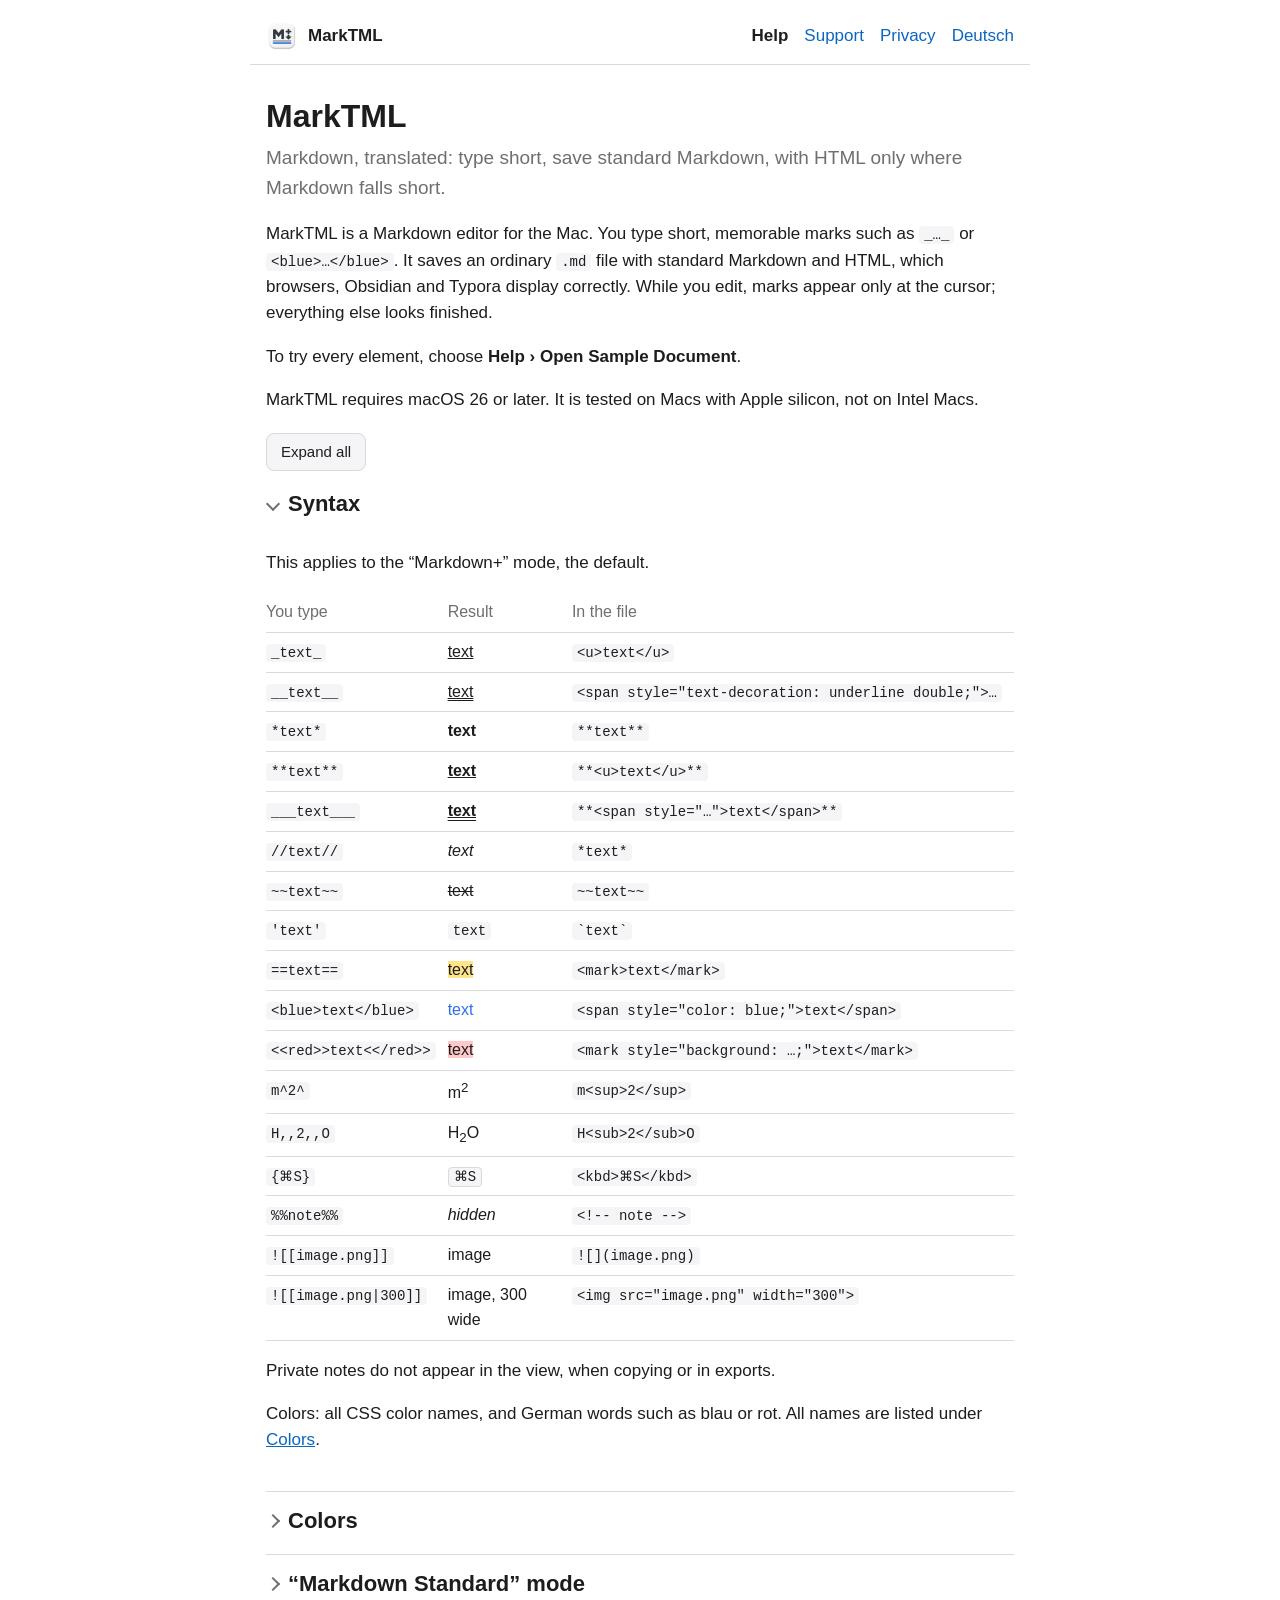
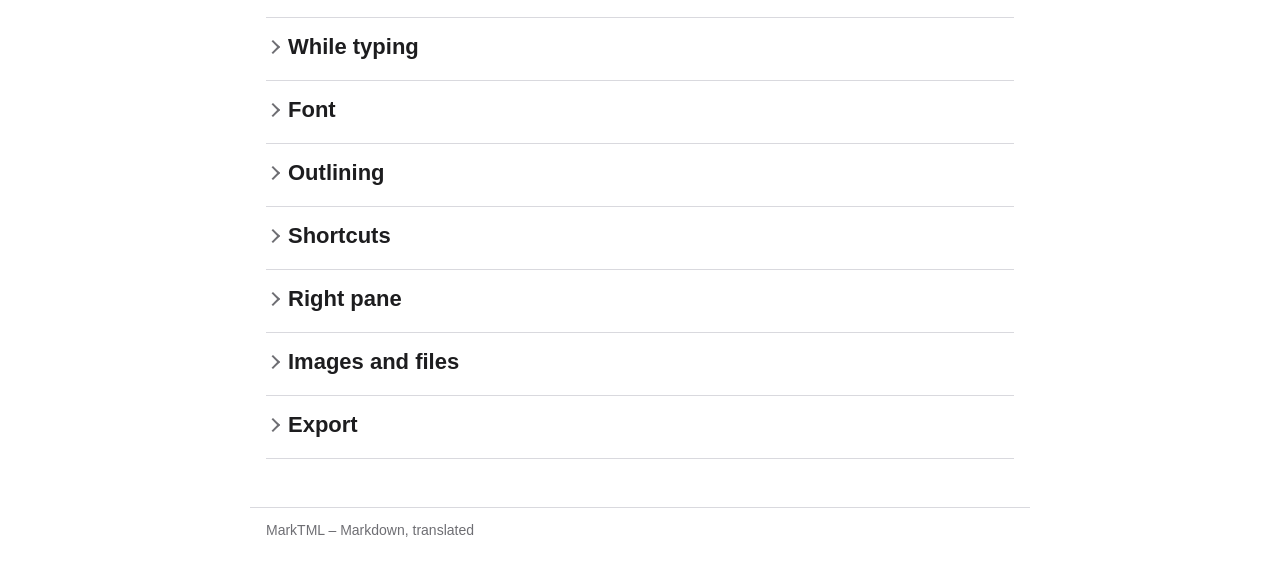
<file: index.html>
<!doctype html>
<html lang="en">
<head>
<meta charset="utf-8">
<meta name="viewport" content="width=device-width, initial-scale=1">
<title>MarkTML Help</title>
<link rel="stylesheet" href="style.css">
<link rel="icon" href="icon.png">
</head>
<body>
<header>
<a class="brand" href="index.html"><img src="icon.png" alt=""> MarkTML</a>
<nav><a href="index.html" aria-current="page">Help</a><a href="support.html">Support</a><a href="privacy.html">Privacy</a><a href="de/index.html" lang="de">Deutsch</a></nav>
</header>
<main>

<h1>MarkTML</h1>
<p class="lead">Markdown, translated: type short, save standard Markdown, with HTML only where Markdown falls short.</p>
<p>MarkTML is a Markdown editor for the Mac. You type short, memorable marks such as <code>_…_</code> or <code>&lt;blue&gt;…&lt;/blue&gt;</code>. It saves an ordinary <code>.md</code> file with standard Markdown and HTML, which browsers, Obsidian and Typora display correctly. While you edit, marks appear only at the cursor; everything else looks finished.</p>
<p>To try every element, choose <strong>Help › Open Sample Document</strong>.</p>
<p>MarkTML requires macOS 26 or later. It is tested on Macs with Apple silicon, not on Intel Macs.</p>
<p class="expand"><button type="button" id="expand-all" hidden data-open="Expand all" data-close="Collapse all">Expand all</button></p>

<details class="section" open>
<summary><h2>Syntax</h2></summary>
<p>This applies to the “Markdown+” mode, the default.</p>
<div class="table"><table><thead><tr><th>You type</th><th>Result</th><th>In the file</th></tr></thead><tbody><tr><td><code>_text_</code></td><td><u>text</u></td><td><code>&lt;u&gt;text&lt;/u&gt;</code></td></tr><tr><td><code>__text__</code></td><td><span style="text-decoration: underline double">text</span></td><td><code>&lt;span style=&quot;text-decoration: underline double;&quot;&gt;…</code></td></tr><tr><td><code>*text*</code></td><td><strong>text</strong></td><td><code>**text**</code></td></tr><tr><td><code>**text**</code></td><td><strong><u>text</u></strong></td><td><code>**&lt;u&gt;text&lt;/u&gt;**</code></td></tr><tr><td><code>___text___</code></td><td><strong><span style="text-decoration: underline double">text</span></strong></td><td><code>**&lt;span style=&quot;…&quot;&gt;text&lt;/span&gt;**</code></td></tr><tr><td><code>//text//</code></td><td><em>text</em></td><td><code>*text*</code></td></tr><tr><td><code>~~text~~</code></td><td><s>text</s></td><td><code>~~text~~</code></td></tr><tr><td><code>&#x27;text&#x27;</code></td><td><code>text</code></td><td><code>`text`</code></td></tr><tr><td><code>==text==</code></td><td><mark>text</mark></td><td><code>&lt;mark&gt;text&lt;/mark&gt;</code></td></tr><tr><td><code>&lt;blue&gt;text&lt;/blue&gt;</code></td><td><span style="color: #2f6fed">text</span></td><td><code>&lt;span style=&quot;color: blue;&quot;&gt;text&lt;/span&gt;</code></td></tr><tr><td><code>&lt;&lt;red&gt;&gt;text&lt;&lt;/red&gt;&gt;</code></td><td><mark style="background: #ffc9c9">text</mark></td><td><code>&lt;mark style=&quot;background: …;&quot;&gt;text&lt;/mark&gt;</code></td></tr><tr><td><code>m^2^</code></td><td>m<sup>2</sup></td><td><code>m&lt;sup&gt;2&lt;/sup&gt;</code></td></tr><tr><td><code>H,,2,,O</code></td><td>H<sub>2</sub>O</td><td><code>H&lt;sub&gt;2&lt;/sub&gt;O</code></td></tr><tr><td><code>{⌘S}</code></td><td><kbd>⌘S</kbd></td><td><code>&lt;kbd&gt;⌘S&lt;/kbd&gt;</code></td></tr><tr><td><code>%%note%%</code></td><td><em>hidden</em></td><td><code>&lt;!-- note --&gt;</code></td></tr><tr><td><code>![[image.png]]</code></td><td>image</td><td><code>![](image.png)</code></td></tr><tr><td><code>![[image.png|300]]</code></td><td>image, 300 wide</td><td><code>&lt;img src=&quot;image.png&quot; width=&quot;300&quot;&gt;</code></td></tr></tbody></table></div>
<p>Private notes do not appear in the view, when copying or in exports.</p>
<p>Colors: all CSS color names, and German words such as blau or rot. All names are listed under <a href="#colors">Colors</a>.</p>
</details>

<details class="section" id="colors">
<summary><h2>Colors</h2></summary>
<p>These names work for text (<code>&lt;blue&gt;…&lt;/blue&gt;</code>) and for highlights (<code>&lt;&lt;blue&gt;&gt;…&lt;&lt;/blue&gt;&gt;</code>). Each name appears in its own color; the box behind it is only there to keep it readable.</p>
<ul class="colors"><li class="on-dark" style="color:#f0f8ff">aliceblue</li><li class="on-dark" style="color:#faebd7">antiquewhite</li><li class="on-dark" style="color:#00ffff">aqua</li><li class="on-dark" style="color:#7fffd4">aquamarine</li><li class="on-dark" style="color:#f0ffff">azure</li><li class="on-dark" style="color:#f5f5dc">beige</li><li class="on-dark" style="color:#ffe4c4">bisque</li><li class="on-light" style="color:#000000">black</li><li class="on-dark" style="color:#ffebcd">blanchedalmond</li><li class="on-light" style="color:#0000ff">blue</li><li class="on-light" style="color:#8a2be2">blueviolet</li><li class="on-light" style="color:#a52a2a">brown</li><li class="on-dark" style="color:#deb887">burlywood</li><li class="on-dark" style="color:#5f9ea0">cadetblue</li><li class="on-dark" style="color:#7fff00">chartreuse</li><li class="on-dark" style="color:#d2691e">chocolate</li><li class="on-dark" style="color:#ff7f50">coral</li><li class="on-dark" style="color:#6495ed">cornflowerblue</li><li class="on-dark" style="color:#fff8dc">cornsilk</li><li class="on-light" style="color:#dc143c">crimson</li><li class="on-dark" style="color:#00ffff">cyan</li><li class="on-light" style="color:#00008b">darkblue</li><li class="on-light" style="color:#008b8b">darkcyan</li><li class="on-dark" style="color:#b8860b">darkgoldenrod</li><li class="on-dark" style="color:#a9a9a9">darkgray</li><li class="on-light" style="color:#006400">darkgreen</li><li class="on-dark" style="color:#a9a9a9">darkgrey</li><li class="on-dark" style="color:#bdb76b">darkkhaki</li><li class="on-light" style="color:#8b008b">darkmagenta</li><li class="on-light" style="color:#556b2f">darkolivegreen</li><li class="on-dark" style="color:#ff8c00">darkorange</li><li class="on-light" style="color:#9932cc">darkorchid</li><li class="on-light" style="color:#8b0000">darkred</li><li class="on-dark" style="color:#e9967a">darksalmon</li><li class="on-dark" style="color:#8fbc8f">darkseagreen</li><li class="on-light" style="color:#483d8b">darkslateblue</li><li class="on-light" style="color:#2f4f4f">darkslategray</li><li class="on-light" style="color:#2f4f4f">darkslategrey</li><li class="on-dark" style="color:#00ced1">darkturquoise</li><li class="on-light" style="color:#9400d3">darkviolet</li><li class="on-dark" style="color:#ff1493">deeppink</li><li class="on-dark" style="color:#00bfff">deepskyblue</li><li class="on-light" style="color:#696969">dimgray</li><li class="on-light" style="color:#696969">dimgrey</li><li class="on-dark" style="color:#1e90ff">dodgerblue</li><li class="on-light" style="color:#b22222">firebrick</li><li class="on-dark" style="color:#fffaf0">floralwhite</li><li class="on-light" style="color:#228b22">forestgreen</li><li class="on-dark" style="color:#ff00ff">fuchsia</li><li class="on-dark" style="color:#dcdcdc">gainsboro</li><li class="on-dark" style="color:#f8f8ff">ghostwhite</li><li class="on-dark" style="color:#ffd700">gold</li><li class="on-dark" style="color:#daa520">goldenrod</li><li class="on-dark" style="color:#808080">gray</li><li class="on-light" style="color:#008000">green</li><li class="on-dark" style="color:#adff2f">greenyellow</li><li class="on-dark" style="color:#808080">grey</li><li class="on-dark" style="color:#f0fff0">honeydew</li><li class="on-dark" style="color:#ff69b4">hotpink</li><li class="on-dark" style="color:#cd5c5c">indianred</li><li class="on-light" style="color:#4b0082">indigo</li><li class="on-dark" style="color:#fffff0">ivory</li><li class="on-dark" style="color:#f0e68c">khaki</li><li class="on-dark" style="color:#e6e6fa">lavender</li><li class="on-dark" style="color:#fff0f5">lavenderblush</li><li class="on-dark" style="color:#7cfc00">lawngreen</li><li class="on-dark" style="color:#fffacd">lemonchiffon</li><li class="on-dark" style="color:#add8e6">lightblue</li><li class="on-dark" style="color:#f08080">lightcoral</li><li class="on-dark" style="color:#e0ffff">lightcyan</li><li class="on-dark" style="color:#fafad2">lightgoldenrodyellow</li><li class="on-dark" style="color:#d3d3d3">lightgray</li><li class="on-dark" style="color:#90ee90">lightgreen</li><li class="on-dark" style="color:#d3d3d3">lightgrey</li><li class="on-dark" style="color:#ffb6c1">lightpink</li><li class="on-dark" style="color:#ffa07a">lightsalmon</li><li class="on-dark" style="color:#20b2aa">lightseagreen</li><li class="on-dark" style="color:#87cefa">lightskyblue</li><li class="on-dark" style="color:#778899">lightslategray</li><li class="on-dark" style="color:#778899">lightslategrey</li><li class="on-dark" style="color:#b0c4de">lightsteelblue</li><li class="on-dark" style="color:#ffffe0">lightyellow</li><li class="on-dark" style="color:#00ff00">lime</li><li class="on-dark" style="color:#32cd32">limegreen</li><li class="on-dark" style="color:#faf0e6">linen</li><li class="on-dark" style="color:#ff00ff">magenta</li><li class="on-light" style="color:#800000">maroon</li><li class="on-dark" style="color:#66cdaa">mediumaquamarine</li><li class="on-light" style="color:#0000cd">mediumblue</li><li class="on-dark" style="color:#ba55d3">mediumorchid</li><li class="on-dark" style="color:#9370db">mediumpurple</li><li class="on-dark" style="color:#3cb371">mediumseagreen</li><li class="on-light" style="color:#7b68ee">mediumslateblue</li><li class="on-dark" style="color:#00fa9a">mediumspringgreen</li><li class="on-dark" style="color:#48d1cc">mediumturquoise</li><li class="on-light" style="color:#c71585">mediumvioletred</li><li class="on-light" style="color:#191970">midnightblue</li><li class="on-dark" style="color:#f5fffa">mintcream</li><li class="on-dark" style="color:#ffe4e1">mistyrose</li><li class="on-dark" style="color:#ffe4b5">moccasin</li><li class="on-dark" style="color:#ffdead">navajowhite</li><li class="on-light" style="color:#000080">navy</li><li class="on-dark" style="color:#fdf5e6">oldlace</li><li class="on-light" style="color:#808000">olive</li><li class="on-dark" style="color:#6b8e23">olivedrab</li><li class="on-dark" style="color:#ffa500">orange</li><li class="on-dark" style="color:#ff4500">orangered</li><li class="on-dark" style="color:#da70d6">orchid</li><li class="on-dark" style="color:#eee8aa">palegoldenrod</li><li class="on-dark" style="color:#98fb98">palegreen</li><li class="on-dark" style="color:#afeeee">paleturquoise</li><li class="on-dark" style="color:#db7093">palevioletred</li><li class="on-dark" style="color:#ffefd5">papayawhip</li><li class="on-dark" style="color:#ffdab9">peachpuff</li><li class="on-dark" style="color:#cd853f">peru</li><li class="on-dark" style="color:#ffc0cb">pink</li><li class="on-dark" style="color:#dda0dd">plum</li><li class="on-dark" style="color:#b0e0e6">powderblue</li><li class="on-light" style="color:#800080">purple</li><li class="on-light" style="color:#663399">rebeccapurple</li><li class="on-dark" style="color:#ff0000">red</li><li class="on-dark" style="color:#bc8f8f">rosybrown</li><li class="on-light" style="color:#4169e1">royalblue</li><li class="on-light" style="color:#8b4513">saddlebrown</li><li class="on-dark" style="color:#fa8072">salmon</li><li class="on-dark" style="color:#f4a460">sandybrown</li><li class="on-light" style="color:#2e8b57">seagreen</li><li class="on-dark" style="color:#fff5ee">seashell</li><li class="on-light" style="color:#a0522d">sienna</li><li class="on-dark" style="color:#c0c0c0">silver</li><li class="on-dark" style="color:#87ceeb">skyblue</li><li class="on-light" style="color:#6a5acd">slateblue</li><li class="on-dark" style="color:#708090">slategray</li><li class="on-dark" style="color:#708090">slategrey</li><li class="on-dark" style="color:#fffafa">snow</li><li class="on-dark" style="color:#00ff7f">springgreen</li><li class="on-dark" style="color:#4682b4">steelblue</li><li class="on-dark" style="color:#d2b48c">tan</li><li class="on-light" style="color:#008080">teal</li><li class="on-dark" style="color:#d8bfd8">thistle</li><li class="on-dark" style="color:#ff6347">tomato</li><li class="on-dark" style="color:#40e0d0">turquoise</li><li class="on-dark" style="color:#ee82ee">violet</li><li class="on-dark" style="color:#f5deb3">wheat</li><li class="on-dark" style="color:#ffffff">white</li><li class="on-dark" style="color:#f5f5f5">whitesmoke</li><li class="on-dark" style="color:#ffff00">yellow</li><li class="on-dark" style="color:#9acd32">yellowgreen</li></ul>
</details>

<details class="section">
<summary><h2>“Markdown Standard” mode</h2></summary>
<p>If you prefer the usual Markdown, choose this mode in Settings. Then <code>*…*</code> and <code>_…_</code> mean italic, <code>**…**</code> and <code>__…__</code> mean bold. Underline with <kbd>⌘U</kbd>, double underline with <kbd>⌘⇧U</kbd>.</p>
</details>

<details class="section">
<summary><h2>While typing</h2></summary>
<p>MarkTML adds closing marks and brackets for you and wraps a selection. You can turn this off in Settings.</p>
<p><code>- </code> turns into a bullet at once. <kbd>⇥</kbd> and <kbd>⇧⇥</kbd> indent list lines and change the level of headings. Insert tables with the grid in the toolbar or with <strong>Format › Table…</strong></p>
</details>

<details class="section">
<summary><h2>Font</h2></summary>
<p>Choose the typeface and size in Settings. Both apply to the text on the left, headings scale with it, and code stays monospaced. The right side stays monospaced and only follows the size. Neither the file nor the export changes.</p>
</details>

<details class="section">
<summary><h2>Outlining</h2></summary>
<div class="table"><table><thead><tr><th>Keys</th><th>Action</th></tr></thead><tbody><tr><td><kbd>⌃⌘↑</kbd> <kbd>⌃⌘↓</kbd></td><td>Move a line and its sub-lines up or down</td></tr><tr><td><kbd>⌃⌘←</kbd> <kbd>⌃⌘→</kbd></td><td>Collapse or expand sub-lines; this affects the window only, not the file</td></tr></tbody></table></div>
</details>

<details class="section">
<summary><h2>Shortcuts</h2></summary>
<div class="table"><table><thead><tr><th>Keys</th><th>Action</th></tr></thead><tbody><tr><td><kbd>⇧⌘E</kbd></td><td>Switch between view and edit</td></tr><tr><td><kbd>⇧⌘B</kbd></td><td>Switch between one and two panes</td></tr><tr><td><kbd>⇧⌘H</kbd></td><td>Switch the right pane between Markdown and HTML</td></tr><tr><td><kbd>⇧⌘T</kbd></td><td>Switch the right pane between Markdown and plain text</td></tr><tr><td><kbd>⇧⌘M</kbd></td><td>Highlight the selection</td></tr><tr><td><kbd>⌘K</kbd></td><td>Insert a link</td></tr><tr><td><kbd>⌘C</kbd></td><td>Copy with formatting; plain text editors receive the saved form</td></tr></tbody></table></div>
</details>

<details class="section">
<summary><h2>Right pane</h2></summary>
<p>The right pane shows the same file in its long form. Four buttons at the top right switch between view and edit, Markdown and plain text, Markdown and HTML, and one and two panes; a blue button is on. While editing you can type on the right too: the text on the right becomes the file at once, and the left side follows a moment later.</p>
<p>When you type in one field, the other jumps so that the edited line sits at the same height on both sides.</p>
<p>With the <strong>HTML</strong> button, the pane shows the whole text as HTML, read-only. The file stays Markdown; images appear as references, private notes are left out.</p>
<p>With the <strong>Plain Text</strong> button, the pane shows the text without any formatting or marks, like the .txt export, read-only. Handy for pasting into web forms. Private notes are left out.</p>
</details>

<details class="section">
<summary><h2>Images and files</h2></summary>
<p>Images and file links are found relative to the document’s folder. Files you drag in go to the subfolder <code>Attachments</code>. MarkTML asks for access once per folder. Click a file link for Quick Look, double-click to open it.</p>
</details>

<details class="section">
<summary><h2>Export</h2></summary>
<p><strong>File › Export</strong> offers .docx, .rtf, .rtfd, .txt, .odt, PDF, HTML, .opml and OmniOutliner (.ooutline). Private notes are always left out. Images are kept in .docx, .rtfd, PDF, HTML and .ooutline; .odt and .rtf show the file name instead.</p>
</details>

</main>
<footer>MarkTML – Markdown, translated</footer>
<script src="help.js"></script>
</body>
</html>
</file>
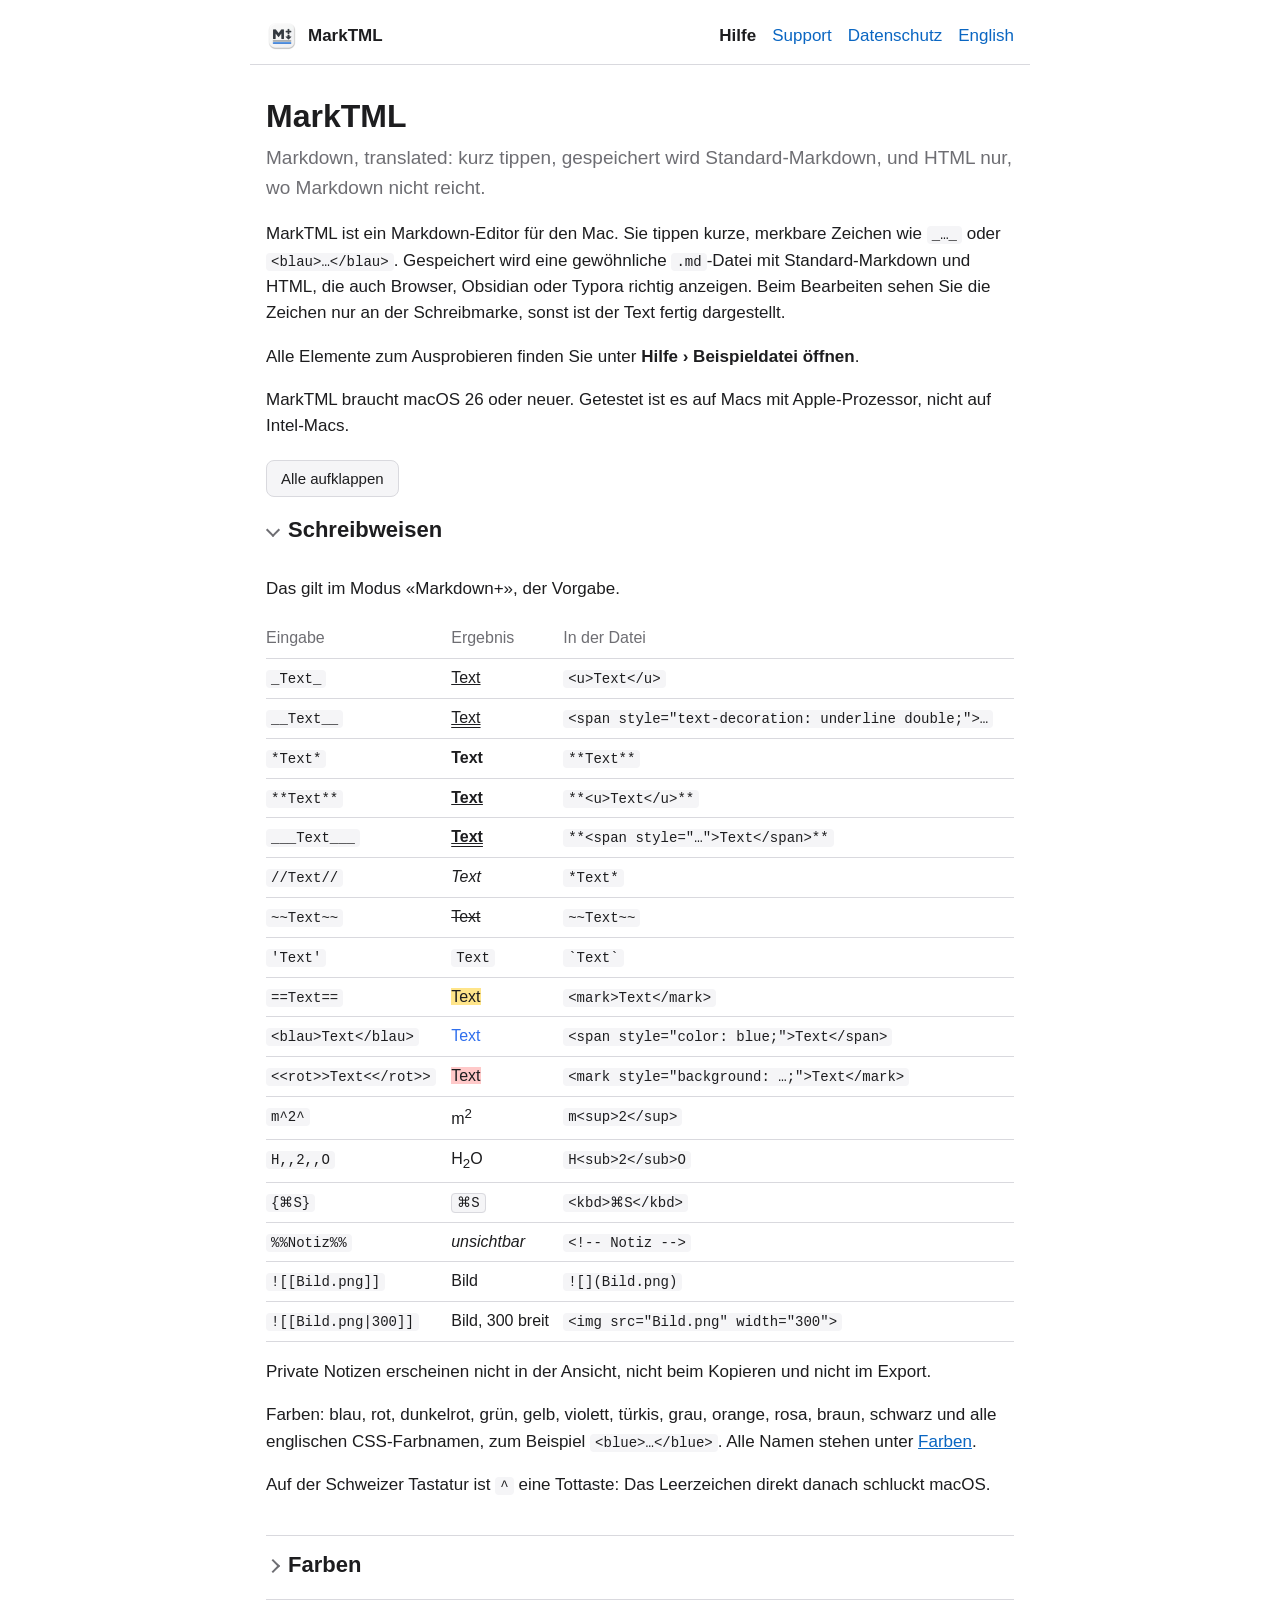
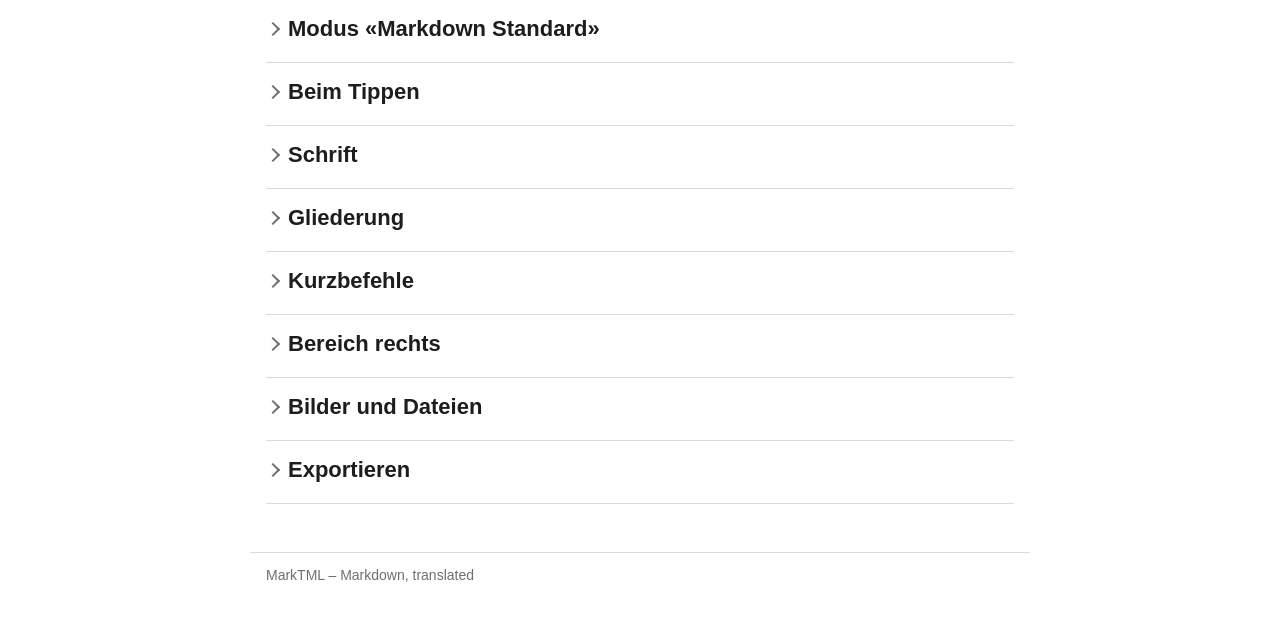
<file: de/index.html>
<!doctype html>
<html lang="de">
<head>
<meta charset="utf-8">
<meta name="viewport" content="width=device-width, initial-scale=1">
<title>MarkTML Hilfe</title>
<link rel="stylesheet" href="../style.css">
<link rel="icon" href="../icon.png">
</head>
<body>
<header>
<a class="brand" href="index.html"><img src="../icon.png" alt=""> MarkTML</a>
<nav><a href="index.html" aria-current="page">Hilfe</a><a href="support.html">Support</a><a href="datenschutz.html">Datenschutz</a><a href="../index.html" lang="en">English</a></nav>
</header>
<main>

<h1>MarkTML</h1>
<p class="lead">Markdown, translated: kurz tippen, gespeichert wird Standard-Markdown, und HTML nur, wo Markdown nicht reicht.</p>
<p>MarkTML ist ein Markdown-Editor für den Mac. Sie tippen kurze, merkbare Zeichen wie <code>_…_</code> oder <code>&lt;blau&gt;…&lt;/blau&gt;</code>. Gespeichert wird eine gewöhnliche <code>.md</code>-Datei mit Standard-Markdown und HTML, die auch Browser, Obsidian oder Typora richtig anzeigen. Beim Bearbeiten sehen Sie die Zeichen nur an der Schreibmarke, sonst ist der Text fertig dargestellt.</p>
<p>Alle Elemente zum Ausprobieren finden Sie unter <strong>Hilfe › Beispieldatei öffnen</strong>.</p>
<p>MarkTML braucht macOS 26 oder neuer. Getestet ist es auf Macs mit Apple-Prozessor, nicht auf Intel-Macs.</p>
<p class="expand"><button type="button" id="expand-all" hidden data-open="Alle aufklappen" data-close="Alle zuklappen">Alle aufklappen</button></p>

<details class="section" open>
<summary><h2>Schreibweisen</h2></summary>
<p>Das gilt im Modus «Markdown+», der Vorgabe.</p>
<div class="table"><table><thead><tr><th>Eingabe</th><th>Ergebnis</th><th>In der Datei</th></tr></thead><tbody><tr><td><code>_Text_</code></td><td><u>Text</u></td><td><code>&lt;u&gt;Text&lt;/u&gt;</code></td></tr><tr><td><code>__Text__</code></td><td><span style="text-decoration: underline double">Text</span></td><td><code>&lt;span style=&quot;text-decoration: underline double;&quot;&gt;…</code></td></tr><tr><td><code>*Text*</code></td><td><strong>Text</strong></td><td><code>**Text**</code></td></tr><tr><td><code>**Text**</code></td><td><strong><u>Text</u></strong></td><td><code>**&lt;u&gt;Text&lt;/u&gt;**</code></td></tr><tr><td><code>___Text___</code></td><td><strong><span style="text-decoration: underline double">Text</span></strong></td><td><code>**&lt;span style=&quot;…&quot;&gt;Text&lt;/span&gt;**</code></td></tr><tr><td><code>//Text//</code></td><td><em>Text</em></td><td><code>*Text*</code></td></tr><tr><td><code>~~Text~~</code></td><td><s>Text</s></td><td><code>~~Text~~</code></td></tr><tr><td><code>&#x27;Text&#x27;</code></td><td><code>Text</code></td><td><code>`Text`</code></td></tr><tr><td><code>==Text==</code></td><td><mark>Text</mark></td><td><code>&lt;mark&gt;Text&lt;/mark&gt;</code></td></tr><tr><td><code>&lt;blau&gt;Text&lt;/blau&gt;</code></td><td><span style="color: #2f6fed">Text</span></td><td><code>&lt;span style=&quot;color: blue;&quot;&gt;Text&lt;/span&gt;</code></td></tr><tr><td><code>&lt;&lt;rot&gt;&gt;Text&lt;&lt;/rot&gt;&gt;</code></td><td><mark style="background: #ffc9c9">Text</mark></td><td><code>&lt;mark style=&quot;background: …;&quot;&gt;Text&lt;/mark&gt;</code></td></tr><tr><td><code>m^2^</code></td><td>m<sup>2</sup></td><td><code>m&lt;sup&gt;2&lt;/sup&gt;</code></td></tr><tr><td><code>H,,2,,O</code></td><td>H<sub>2</sub>O</td><td><code>H&lt;sub&gt;2&lt;/sub&gt;O</code></td></tr><tr><td><code>{⌘S}</code></td><td><kbd>⌘S</kbd></td><td><code>&lt;kbd&gt;⌘S&lt;/kbd&gt;</code></td></tr><tr><td><code>%%Notiz%%</code></td><td><em>unsichtbar</em></td><td><code>&lt;!-- Notiz --&gt;</code></td></tr><tr><td><code>![[Bild.png]]</code></td><td>Bild</td><td><code>![](Bild.png)</code></td></tr><tr><td><code>![[Bild.png|300]]</code></td><td>Bild, 300 breit</td><td><code>&lt;img src=&quot;Bild.png&quot; width=&quot;300&quot;&gt;</code></td></tr></tbody></table></div>
<p>Private Notizen erscheinen nicht in der Ansicht, nicht beim Kopieren und nicht im Export.</p>
<p>Farben: blau, rot, dunkelrot, grün, gelb, violett, türkis, grau, orange, rosa, braun, schwarz und alle englischen CSS-Farbnamen, zum Beispiel <code>&lt;blue&gt;…&lt;/blue&gt;</code>. Alle Namen stehen unter <a href="#farben">Farben</a>.</p>
<p>Auf der Schweizer Tastatur ist <code>^</code> eine Tottaste: Das Leerzeichen direkt danach schluckt macOS.</p>
</details>

<details class="section" id="farben">
<summary><h2>Farben</h2></summary>
<p>Diese Namen gelten für Text (<code>&lt;blau&gt;…&lt;/blau&gt;</code>) und für Hervorhebungen (<code>&lt;&lt;blau&gt;&gt;…&lt;&lt;/blau&gt;&gt;</code>). Jeder Name steht in seiner Farbe, das Feld dahinter sorgt nur für die Lesbarkeit.</p>
<h3>Deutsche Namen</h3>
<ul class="colors"><li class="on-light" style="color:#0000ff">blau</li><li class="on-dark" style="color:#ff0000">rot</li><li class="on-light" style="color:#8b0000">dunkelrot</li><li class="on-light" style="color:#008000">grün</li><li class="on-dark" style="color:#ffd700">gelb</li><li class="on-light" style="color:#800080">violett</li><li class="on-dark" style="color:#40e0d0">türkis</li><li class="on-dark" style="color:#808080">grau</li><li class="on-dark" style="color:#ffa500">orange</li><li class="on-dark" style="color:#ffc0cb">rosa</li><li class="on-light" style="color:#a52a2a">braun</li><li class="on-light" style="color:#000000">schwarz</li></ul>
<h3>Englische Namen (CSS)</h3>
<ul class="colors"><li class="on-dark" style="color:#f0f8ff">aliceblue</li><li class="on-dark" style="color:#faebd7">antiquewhite</li><li class="on-dark" style="color:#00ffff">aqua</li><li class="on-dark" style="color:#7fffd4">aquamarine</li><li class="on-dark" style="color:#f0ffff">azure</li><li class="on-dark" style="color:#f5f5dc">beige</li><li class="on-dark" style="color:#ffe4c4">bisque</li><li class="on-light" style="color:#000000">black</li><li class="on-dark" style="color:#ffebcd">blanchedalmond</li><li class="on-light" style="color:#0000ff">blue</li><li class="on-light" style="color:#8a2be2">blueviolet</li><li class="on-light" style="color:#a52a2a">brown</li><li class="on-dark" style="color:#deb887">burlywood</li><li class="on-dark" style="color:#5f9ea0">cadetblue</li><li class="on-dark" style="color:#7fff00">chartreuse</li><li class="on-dark" style="color:#d2691e">chocolate</li><li class="on-dark" style="color:#ff7f50">coral</li><li class="on-dark" style="color:#6495ed">cornflowerblue</li><li class="on-dark" style="color:#fff8dc">cornsilk</li><li class="on-light" style="color:#dc143c">crimson</li><li class="on-dark" style="color:#00ffff">cyan</li><li class="on-light" style="color:#00008b">darkblue</li><li class="on-light" style="color:#008b8b">darkcyan</li><li class="on-dark" style="color:#b8860b">darkgoldenrod</li><li class="on-dark" style="color:#a9a9a9">darkgray</li><li class="on-light" style="color:#006400">darkgreen</li><li class="on-dark" style="color:#a9a9a9">darkgrey</li><li class="on-dark" style="color:#bdb76b">darkkhaki</li><li class="on-light" style="color:#8b008b">darkmagenta</li><li class="on-light" style="color:#556b2f">darkolivegreen</li><li class="on-dark" style="color:#ff8c00">darkorange</li><li class="on-light" style="color:#9932cc">darkorchid</li><li class="on-light" style="color:#8b0000">darkred</li><li class="on-dark" style="color:#e9967a">darksalmon</li><li class="on-dark" style="color:#8fbc8f">darkseagreen</li><li class="on-light" style="color:#483d8b">darkslateblue</li><li class="on-light" style="color:#2f4f4f">darkslategray</li><li class="on-light" style="color:#2f4f4f">darkslategrey</li><li class="on-dark" style="color:#00ced1">darkturquoise</li><li class="on-light" style="color:#9400d3">darkviolet</li><li class="on-dark" style="color:#ff1493">deeppink</li><li class="on-dark" style="color:#00bfff">deepskyblue</li><li class="on-light" style="color:#696969">dimgray</li><li class="on-light" style="color:#696969">dimgrey</li><li class="on-dark" style="color:#1e90ff">dodgerblue</li><li class="on-light" style="color:#b22222">firebrick</li><li class="on-dark" style="color:#fffaf0">floralwhite</li><li class="on-light" style="color:#228b22">forestgreen</li><li class="on-dark" style="color:#ff00ff">fuchsia</li><li class="on-dark" style="color:#dcdcdc">gainsboro</li><li class="on-dark" style="color:#f8f8ff">ghostwhite</li><li class="on-dark" style="color:#ffd700">gold</li><li class="on-dark" style="color:#daa520">goldenrod</li><li class="on-dark" style="color:#808080">gray</li><li class="on-light" style="color:#008000">green</li><li class="on-dark" style="color:#adff2f">greenyellow</li><li class="on-dark" style="color:#808080">grey</li><li class="on-dark" style="color:#f0fff0">honeydew</li><li class="on-dark" style="color:#ff69b4">hotpink</li><li class="on-dark" style="color:#cd5c5c">indianred</li><li class="on-light" style="color:#4b0082">indigo</li><li class="on-dark" style="color:#fffff0">ivory</li><li class="on-dark" style="color:#f0e68c">khaki</li><li class="on-dark" style="color:#e6e6fa">lavender</li><li class="on-dark" style="color:#fff0f5">lavenderblush</li><li class="on-dark" style="color:#7cfc00">lawngreen</li><li class="on-dark" style="color:#fffacd">lemonchiffon</li><li class="on-dark" style="color:#add8e6">lightblue</li><li class="on-dark" style="color:#f08080">lightcoral</li><li class="on-dark" style="color:#e0ffff">lightcyan</li><li class="on-dark" style="color:#fafad2">lightgoldenrodyellow</li><li class="on-dark" style="color:#d3d3d3">lightgray</li><li class="on-dark" style="color:#90ee90">lightgreen</li><li class="on-dark" style="color:#d3d3d3">lightgrey</li><li class="on-dark" style="color:#ffb6c1">lightpink</li><li class="on-dark" style="color:#ffa07a">lightsalmon</li><li class="on-dark" style="color:#20b2aa">lightseagreen</li><li class="on-dark" style="color:#87cefa">lightskyblue</li><li class="on-dark" style="color:#778899">lightslategray</li><li class="on-dark" style="color:#778899">lightslategrey</li><li class="on-dark" style="color:#b0c4de">lightsteelblue</li><li class="on-dark" style="color:#ffffe0">lightyellow</li><li class="on-dark" style="color:#00ff00">lime</li><li class="on-dark" style="color:#32cd32">limegreen</li><li class="on-dark" style="color:#faf0e6">linen</li><li class="on-dark" style="color:#ff00ff">magenta</li><li class="on-light" style="color:#800000">maroon</li><li class="on-dark" style="color:#66cdaa">mediumaquamarine</li><li class="on-light" style="color:#0000cd">mediumblue</li><li class="on-dark" style="color:#ba55d3">mediumorchid</li><li class="on-dark" style="color:#9370db">mediumpurple</li><li class="on-dark" style="color:#3cb371">mediumseagreen</li><li class="on-light" style="color:#7b68ee">mediumslateblue</li><li class="on-dark" style="color:#00fa9a">mediumspringgreen</li><li class="on-dark" style="color:#48d1cc">mediumturquoise</li><li class="on-light" style="color:#c71585">mediumvioletred</li><li class="on-light" style="color:#191970">midnightblue</li><li class="on-dark" style="color:#f5fffa">mintcream</li><li class="on-dark" style="color:#ffe4e1">mistyrose</li><li class="on-dark" style="color:#ffe4b5">moccasin</li><li class="on-dark" style="color:#ffdead">navajowhite</li><li class="on-light" style="color:#000080">navy</li><li class="on-dark" style="color:#fdf5e6">oldlace</li><li class="on-light" style="color:#808000">olive</li><li class="on-dark" style="color:#6b8e23">olivedrab</li><li class="on-dark" style="color:#ffa500">orange</li><li class="on-dark" style="color:#ff4500">orangered</li><li class="on-dark" style="color:#da70d6">orchid</li><li class="on-dark" style="color:#eee8aa">palegoldenrod</li><li class="on-dark" style="color:#98fb98">palegreen</li><li class="on-dark" style="color:#afeeee">paleturquoise</li><li class="on-dark" style="color:#db7093">palevioletred</li><li class="on-dark" style="color:#ffefd5">papayawhip</li><li class="on-dark" style="color:#ffdab9">peachpuff</li><li class="on-dark" style="color:#cd853f">peru</li><li class="on-dark" style="color:#ffc0cb">pink</li><li class="on-dark" style="color:#dda0dd">plum</li><li class="on-dark" style="color:#b0e0e6">powderblue</li><li class="on-light" style="color:#800080">purple</li><li class="on-light" style="color:#663399">rebeccapurple</li><li class="on-dark" style="color:#ff0000">red</li><li class="on-dark" style="color:#bc8f8f">rosybrown</li><li class="on-light" style="color:#4169e1">royalblue</li><li class="on-light" style="color:#8b4513">saddlebrown</li><li class="on-dark" style="color:#fa8072">salmon</li><li class="on-dark" style="color:#f4a460">sandybrown</li><li class="on-light" style="color:#2e8b57">seagreen</li><li class="on-dark" style="color:#fff5ee">seashell</li><li class="on-light" style="color:#a0522d">sienna</li><li class="on-dark" style="color:#c0c0c0">silver</li><li class="on-dark" style="color:#87ceeb">skyblue</li><li class="on-light" style="color:#6a5acd">slateblue</li><li class="on-dark" style="color:#708090">slategray</li><li class="on-dark" style="color:#708090">slategrey</li><li class="on-dark" style="color:#fffafa">snow</li><li class="on-dark" style="color:#00ff7f">springgreen</li><li class="on-dark" style="color:#4682b4">steelblue</li><li class="on-dark" style="color:#d2b48c">tan</li><li class="on-light" style="color:#008080">teal</li><li class="on-dark" style="color:#d8bfd8">thistle</li><li class="on-dark" style="color:#ff6347">tomato</li><li class="on-dark" style="color:#40e0d0">turquoise</li><li class="on-dark" style="color:#ee82ee">violet</li><li class="on-dark" style="color:#f5deb3">wheat</li><li class="on-dark" style="color:#ffffff">white</li><li class="on-dark" style="color:#f5f5f5">whitesmoke</li><li class="on-dark" style="color:#ffff00">yellow</li><li class="on-dark" style="color:#9acd32">yellowgreen</li></ul>
</details>

<details class="section">
<summary><h2>Modus «Markdown Standard»</h2></summary>
<p>Wer gewohntes Markdown tippen will, wählt in den Einstellungen diesen Modus. Dann gilt <code>*…*</code> und <code>_…_</code> für kursiv, <code>**…**</code> und <code>__…__</code> für fett. Unterstrichen geht mit <kbd>⌘U</kbd>, doppelt unterstrichen mit <kbd>⌘⇧U</kbd>.</p>
</details>

<details class="section">
<summary><h2>Beim Tippen</h2></summary>
<p>Schliessende Zeichen und Klammern ergänzt MarkTML von selbst, und eine Auswahl wird umschlossen. Wer das nicht mag, schaltet «Markdown automatisch ergänzen» in den Einstellungen aus.</p>
<p>Aus <code>- </code> wird sofort ein Aufzählungspunkt. <kbd>⇥</kbd> und <kbd>⇧⇥</kbd> rücken Listenzeilen ein und aus und ändern die Stufe von Titeln. Tabellen fügen Sie über das Raster in der Symbolleiste oder mit <strong>Format › Tabelle …</strong> ein.</p>
</details>

<details class="section">
<summary><h2>Schrift</h2></summary>
<p>In den Einstellungen wählen Sie Schriftart und Grösse. Beides gilt für den Text links, Titel wachsen mit, Code bleibt in Festbreitenschrift. Rechts bleibt die Festbreitenschrift, nur die Grösse folgt. Die Datei und der Export ändern sich dadurch nicht.</p>
</details>

<details class="section">
<summary><h2>Gliederung</h2></summary>
<div class="table"><table><thead><tr><th>Tasten</th><th>Wirkung</th></tr></thead><tbody><tr><td><kbd>⌃⌘↑</kbd> <kbd>⌃⌘↓</kbd></td><td>Zeile samt Unterzeilen nach oben oder unten verschieben</td></tr><tr><td><kbd>⌃⌘←</kbd> <kbd>⌃⌘→</kbd></td><td>Unterzeilen ein- und ausklappen; das gilt nur im Fenster, nicht in der Datei</td></tr></tbody></table></div>
</details>

<details class="section">
<summary><h2>Kurzbefehle</h2></summary>
<div class="table"><table><thead><tr><th>Tasten</th><th>Wirkung</th></tr></thead><tbody><tr><td><kbd>⇧⌘E</kbd></td><td>zwischen Ansicht und Bearbeiten wechseln</td></tr><tr><td><kbd>⇧⌘B</kbd></td><td>zwischen einem und zwei Fenstern wechseln</td></tr><tr><td><kbd>⇧⌘H</kbd></td><td>rechts zwischen Markdown und HTML wechseln</td></tr><tr><td><kbd>⇧⌘T</kbd></td><td>rechts zwischen Markdown und reinem Text wechseln</td></tr><tr><td><kbd>⇧⌘M</kbd></td><td>Auswahl hervorheben</td></tr><tr><td><kbd>⌘K</kbd></td><td>Link einfügen</td></tr><tr><td><kbd>⌘C</kbd></td><td>formatiert kopieren; reine Texteditoren erhalten die gespeicherte Fassung</td></tr></tbody></table></div>
</details>

<details class="section">
<summary><h2>Bereich rechts</h2></summary>
<p>Rechts steht dieselbe Datei in der langen Form. Oben rechts wechseln vier Knöpfe zwischen Ansicht und Bearbeiten, Markdown und reinem Text, Markdown und HTML sowie einem und zwei Fenstern; ein blauer Knopf ist eingeschaltet. Beim Bearbeiten können Sie auch rechts tippen: Der Text rechts ist dann sofort die Datei, links folgt er nach einem kurzen Moment.</p>
<p>Tippen Sie in einem der beiden Felder, springt das andere so, dass die bearbeitete Zeile auf beiden Seiten auf gleicher Höhe steht.</p>
<p>Mit dem Knopf <strong>HTML</strong> zeigt der Bereich den ganzen Text als HTML, nur zum Lesen. Die Datei bleibt Markdown; Bilder erscheinen als Verweis, private Notizen fehlen.</p>
<p>Mit dem Knopf <strong>Reiner Text</strong> zeigt der Bereich den Text ohne Formatierung und ohne Zeichen, wie beim Export als .txt, nur zum Lesen. Praktisch zum Einfügen in Webformulare. Private Notizen fehlen.</p>
</details>

<details class="section">
<summary><h2>Bilder und Dateien</h2></summary>
<p>Bilder und Dateilinks werden relativ zum Ordner der Datei gefunden. Hineingezogene Dateien kommen in den Unterordner <code>Anhaenge</code>. MarkTML fragt einmal pro Ordner um Zugriff. Ein Klick auf einen Dateilink zeigt die Übersicht, ein Doppelklick öffnet die Datei.</p>
</details>

<details class="section">
<summary><h2>Exportieren</h2></summary>
<p>Unter <strong>Ablage › Exportieren</strong> gibt es .docx, .rtf, .rtfd, .txt, .odt, PDF, HTML, .opml und OmniOutliner (.ooutline). Private Notizen fallen überall weg. Bilder bleiben in .docx, .rtfd, PDF, HTML und .ooutline erhalten; .odt und .rtf zeigen stattdessen den Dateinamen.</p>
</details>

</main>
<footer>MarkTML – Markdown, translated</footer>
<script src="../help.js"></script>
</body>
</html>
</file>
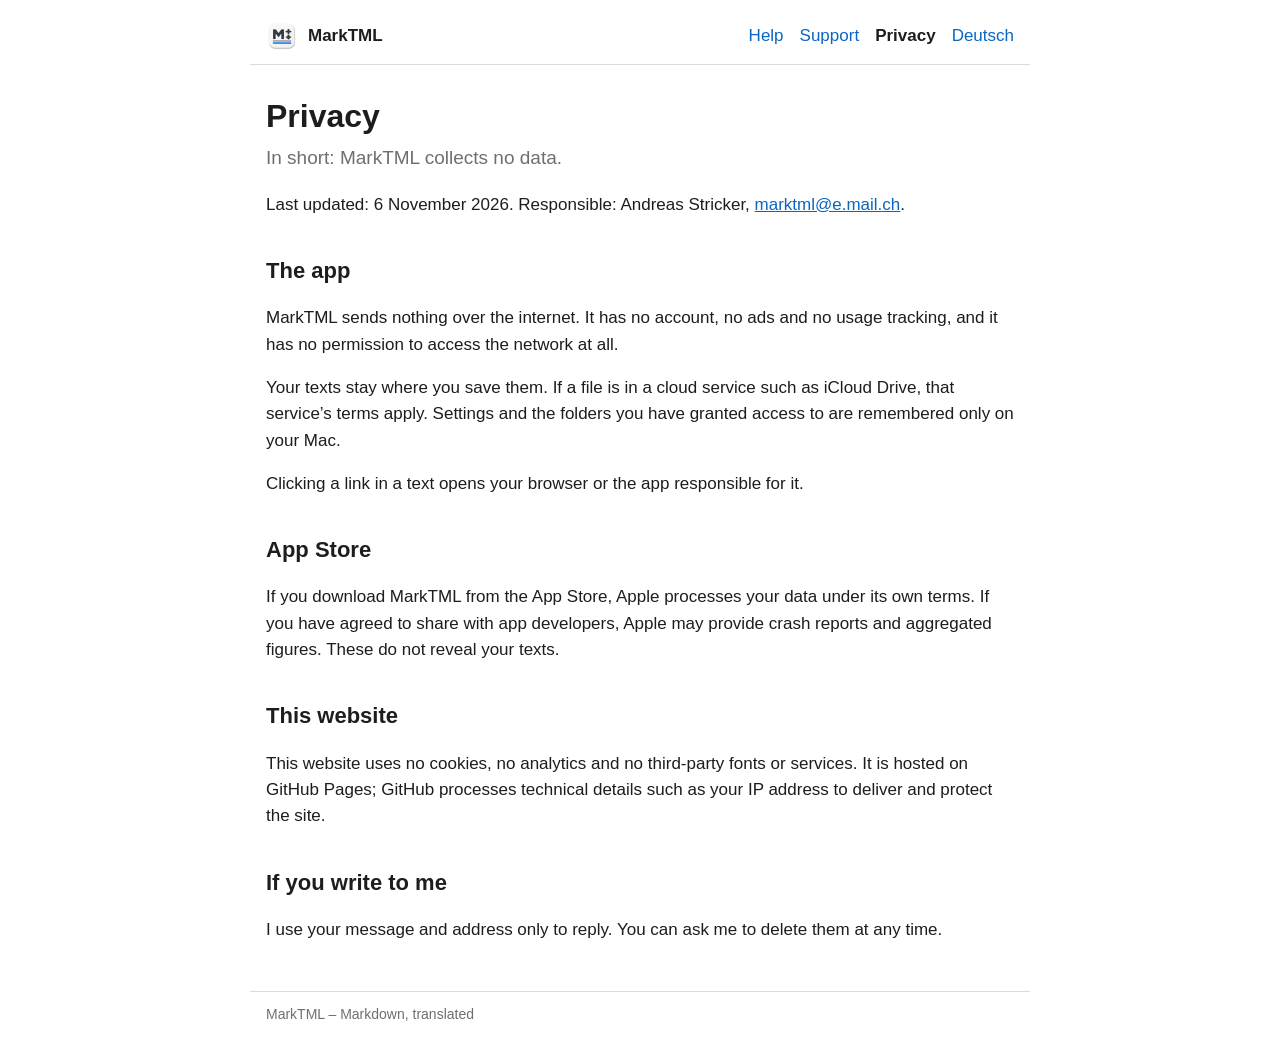
<file: privacy.html>
<!doctype html>
<html lang="en">
<head>
<meta charset="utf-8">
<meta name="viewport" content="width=device-width, initial-scale=1">
<title>MarkTML Privacy</title>
<link rel="stylesheet" href="style.css">
<link rel="icon" href="icon.png">
</head>
<body>
<header>
<a class="brand" href="index.html"><img src="icon.png" alt=""> MarkTML</a>
<nav><a href="index.html">Help</a><a href="support.html">Support</a><a href="privacy.html" aria-current="page">Privacy</a><a href="de/datenschutz.html" lang="de">Deutsch</a></nav>
</header>
<main>

<h1>Privacy</h1>
<p class="lead">In short: MarkTML collects no data.</p>
<p>Last updated: 6 November 2026. Responsible: Andreas Stricker, <a href="mailto:marktml@e.mail.ch">marktml@e.mail.ch</a>.</p>
<h2>The app</h2>
<p>MarkTML sends nothing over the internet. It has no account, no ads and no usage tracking, and it has no permission to access the network at all.</p>
<p>Your texts stay where you save them. If a file is in a cloud service such as iCloud Drive, that service’s terms apply. Settings and the folders you have granted access to are remembered only on your Mac.</p>
<p>Clicking a link in a text opens your browser or the app responsible for it.</p>
<h2>App Store</h2>
<p>If you download MarkTML from the App Store, Apple processes your data under its own terms. If you have agreed to share with app developers, Apple may provide crash reports and aggregated figures. These do not reveal your texts.</p>
<h2>This website</h2>
<p>This website uses no cookies, no analytics and no third-party fonts or services. It is hosted on GitHub Pages; GitHub processes technical details such as your IP address to deliver and protect the site.</p>
<h2>If you write to me</h2>
<p>I use your message and address only to reply. You can ask me to delete them at any time.</p>

</main>
<footer>MarkTML – Markdown, translated</footer>
</body>
</html>
</file>
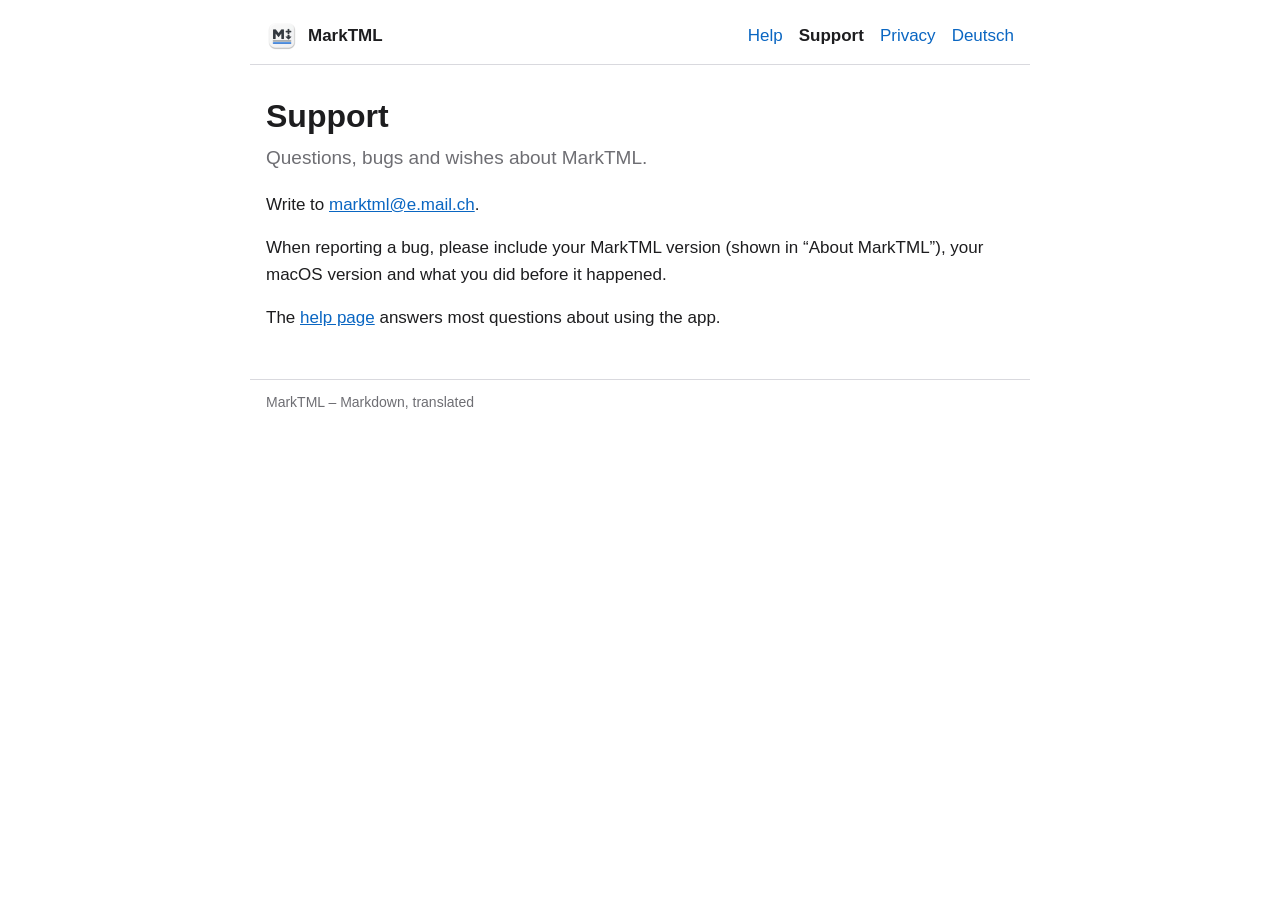
<file: support.html>
<!doctype html>
<html lang="en">
<head>
<meta charset="utf-8">
<meta name="viewport" content="width=device-width, initial-scale=1">
<title>MarkTML Support</title>
<link rel="stylesheet" href="style.css">
<link rel="icon" href="icon.png">
</head>
<body>
<header>
<a class="brand" href="index.html"><img src="icon.png" alt=""> MarkTML</a>
<nav><a href="index.html">Help</a><a href="support.html" aria-current="page">Support</a><a href="privacy.html">Privacy</a><a href="de/support.html" lang="de">Deutsch</a></nav>
</header>
<main>

<h1>Support</h1>
<p class="lead">Questions, bugs and wishes about MarkTML.</p>
<p>Write to <a href="mailto:marktml@e.mail.ch">marktml@e.mail.ch</a>.</p>
<p>When reporting a bug, please include your MarkTML version (shown in “About MarkTML”), your macOS version and what you did before it happened.</p>
<p>The <a href="index.html">help page</a> answers most questions about using the app.</p>

</main>
<footer>MarkTML – Markdown, translated</footer>
</body>
</html>
</file>
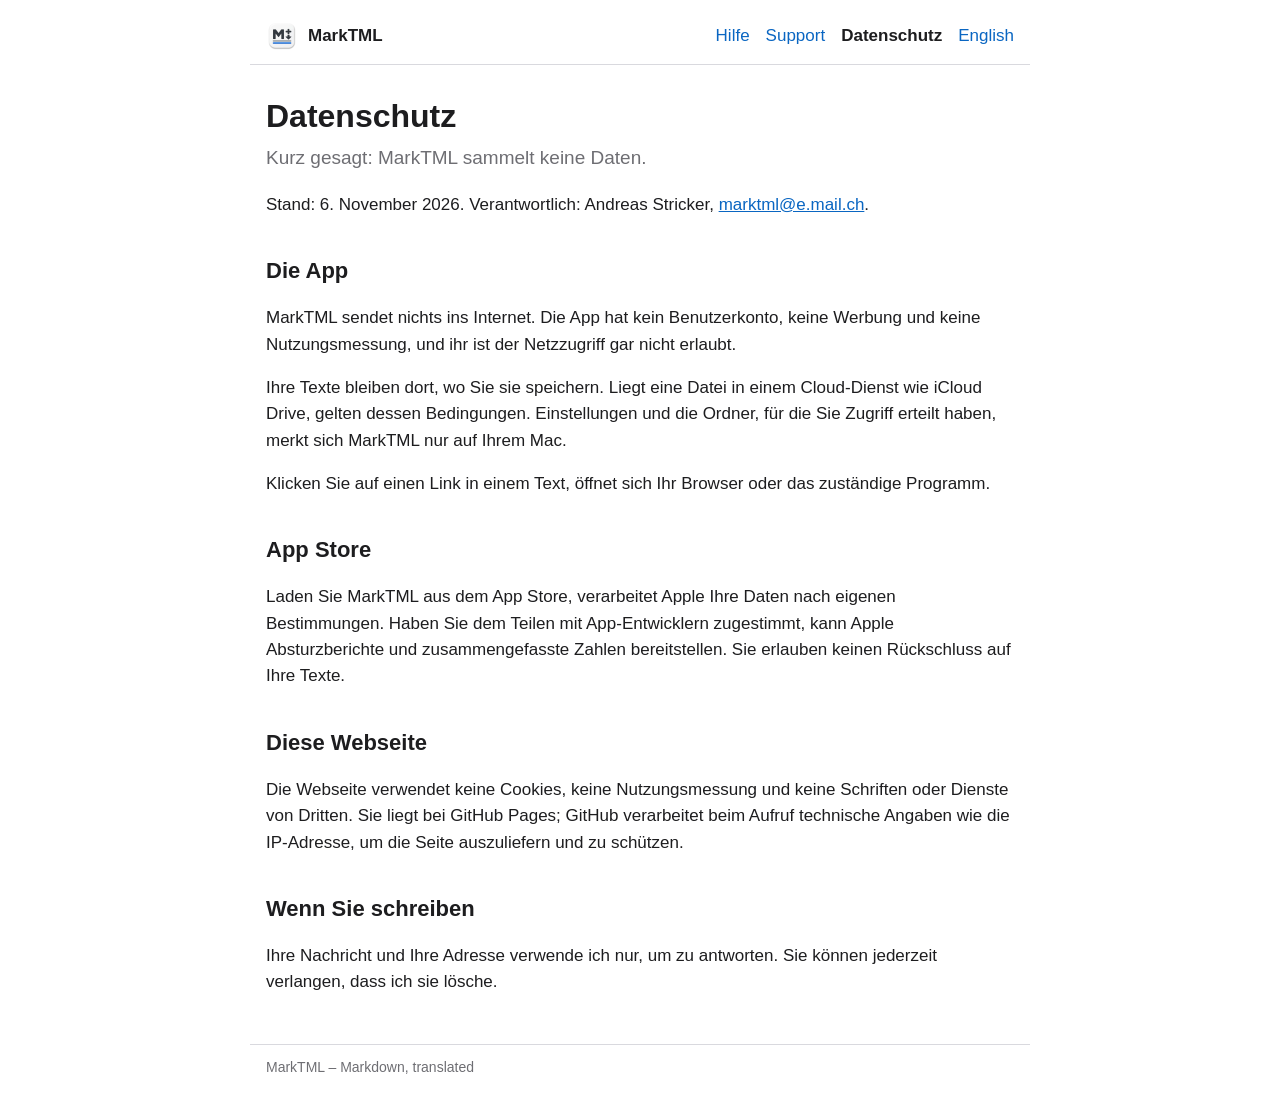
<file: de/datenschutz.html>
<!doctype html>
<html lang="de">
<head>
<meta charset="utf-8">
<meta name="viewport" content="width=device-width, initial-scale=1">
<title>MarkTML Datenschutz</title>
<link rel="stylesheet" href="../style.css">
<link rel="icon" href="../icon.png">
</head>
<body>
<header>
<a class="brand" href="index.html"><img src="../icon.png" alt=""> MarkTML</a>
<nav><a href="index.html">Hilfe</a><a href="support.html">Support</a><a href="datenschutz.html" aria-current="page">Datenschutz</a><a href="../privacy.html" lang="en">English</a></nav>
</header>
<main>

<h1>Datenschutz</h1>
<p class="lead">Kurz gesagt: MarkTML sammelt keine Daten.</p>
<p>Stand: 6. November 2026. Verantwortlich: Andreas Stricker, <a href="mailto:marktml@e.mail.ch">marktml@e.mail.ch</a>.</p>
<h2>Die App</h2>
<p>MarkTML sendet nichts ins Internet. Die App hat kein Benutzerkonto, keine Werbung und keine Nutzungsmessung, und ihr ist der Netzzugriff gar nicht erlaubt.</p>
<p>Ihre Texte bleiben dort, wo Sie sie speichern. Liegt eine Datei in einem Cloud-Dienst wie iCloud Drive, gelten dessen Bedingungen. Einstellungen und die Ordner, für die Sie Zugriff erteilt haben, merkt sich MarkTML nur auf Ihrem Mac.</p>
<p>Klicken Sie auf einen Link in einem Text, öffnet sich Ihr Browser oder das zuständige Programm.</p>
<h2>App Store</h2>
<p>Laden Sie MarkTML aus dem App Store, verarbeitet Apple Ihre Daten nach eigenen Bestimmungen. Haben Sie dem Teilen mit App-Entwicklern zugestimmt, kann Apple Absturzberichte und zusammengefasste Zahlen bereitstellen. Sie erlauben keinen Rückschluss auf Ihre Texte.</p>
<h2>Diese Webseite</h2>
<p>Die Webseite verwendet keine Cookies, keine Nutzungsmessung und keine Schriften oder Dienste von Dritten. Sie liegt bei GitHub Pages; GitHub verarbeitet beim Aufruf technische Angaben wie die IP-Adresse, um die Seite auszuliefern und zu schützen.</p>
<h2>Wenn Sie schreiben</h2>
<p>Ihre Nachricht und Ihre Adresse verwende ich nur, um zu antworten. Sie können jederzeit verlangen, dass ich sie lösche.</p>

</main>
<footer>MarkTML – Markdown, translated</footer>
</body>
</html>
</file>
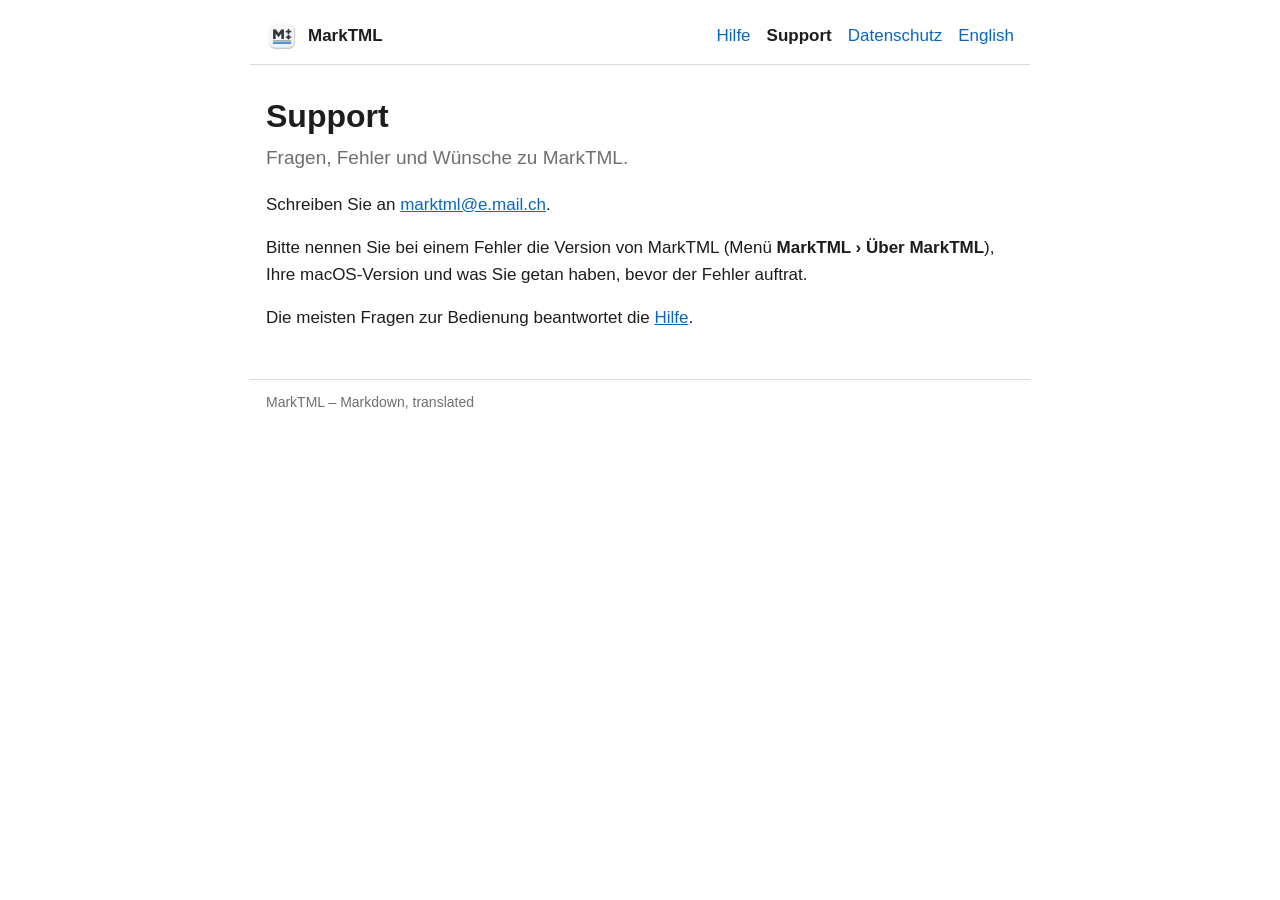
<file: de/support.html>
<!doctype html>
<html lang="de">
<head>
<meta charset="utf-8">
<meta name="viewport" content="width=device-width, initial-scale=1">
<title>MarkTML Support</title>
<link rel="stylesheet" href="../style.css">
<link rel="icon" href="../icon.png">
</head>
<body>
<header>
<a class="brand" href="index.html"><img src="../icon.png" alt=""> MarkTML</a>
<nav><a href="index.html">Hilfe</a><a href="support.html" aria-current="page">Support</a><a href="datenschutz.html">Datenschutz</a><a href="../support.html" lang="en">English</a></nav>
</header>
<main>

<h1>Support</h1>
<p class="lead">Fragen, Fehler und Wünsche zu MarkTML.</p>
<p>Schreiben Sie an <a href="mailto:marktml@e.mail.ch">marktml@e.mail.ch</a>.</p>
<p>Bitte nennen Sie bei einem Fehler die Version von MarkTML (Menü <strong>MarkTML › Über MarkTML</strong>), Ihre macOS-Version und was Sie getan haben, bevor der Fehler auftrat.</p>
<p>Die meisten Fragen zur Bedienung beantwortet die <a href="index.html">Hilfe</a>.</p>

</main>
<footer>MarkTML – Markdown, translated</footer>
</body>
</html>
</file>
<file: style.css>
:root { --bg: #fff; --text: #1d1d1f; --muted: #6e6e73; --line: #d9d9de; --soft: #f5f5f7; --accent: #0a66c2; color-scheme: light dark; }
@media (prefers-color-scheme: dark) { :root { --bg: #1c1c1e; --text: #f2f2f7; --muted: #a1a1a6; --line: #3a3a3c; --soft: #2c2c2e; --accent: #64a8ff; } }
* { box-sizing: border-box; }
body { margin: 0; background: var(--bg); color: var(--text); font: 17px/1.55 -apple-system, BlinkMacSystemFont, "Helvetica Neue", Arial, sans-serif; }
main, header, footer { max-width: 780px; margin: 0 auto; padding: 0 16px; }
header { display: flex; flex-wrap: wrap; gap: 8px 20px; align-items: center; padding-top: 20px; padding-bottom: 12px; border-bottom: 1px solid var(--line); }
.brand { display: flex; gap: 10px; align-items: center; font-weight: 600; color: var(--text); text-decoration: none; margin-right: auto; }
.brand img { width: 32px; height: 32px; }
nav { display: flex; flex-wrap: wrap; gap: 4px 16px; }
a { color: var(--accent); }
nav a { text-decoration: none; }
nav a[aria-current] { color: var(--text); font-weight: 600; }
h1 { font-size: 32px; line-height: 1.2; margin: 32px 0 8px; }
h2 { font-size: 22px; margin: 36px 0 8px; }
.lead { font-size: 19px; color: var(--muted); margin-top: 0; }
.table { overflow-x: auto; }
table { border-collapse: collapse; width: 100%; font-size: 16px; }
th, td { text-align: left; vertical-align: top; padding: 7px 12px 7px 0; border-bottom: 1px solid var(--line); }
th { color: var(--muted); font-weight: 500; }
code, kbd { font: 14px/1.4 ui-monospace, Menlo, monospace; background: var(--soft); padding: 1px 5px; border-radius: 4px; white-space: nowrap; }
kbd { border: 1px solid var(--line); }
mark { background: #ffe58a; color: #1d1d1f; }
footer { margin-top: 48px; padding-top: 12px; padding-bottom: 32px; border-top: 1px solid var(--line); color: var(--muted); font-size: 14px; }
.expand { margin: 20px 0 4px; }
.expand button { font: inherit; font-size: 15px; color: var(--text); background: var(--soft); border: 1px solid var(--line); border-radius: 8px; padding: 6px 14px; min-height: 36px; cursor: pointer; }
.expand button:hover { border-color: var(--muted); }
details.section { border-bottom: 1px solid var(--line); padding-bottom: 4px; }
details.section[open] { padding-bottom: 20px; }
details.section summary { display: flex; align-items: center; gap: 10px; padding: 12px 0; cursor: pointer; list-style: none; }
details.section summary::-webkit-details-marker { display: none; }
details.section summary::before { content: ""; flex: none; width: 8px; height: 8px; margin-left: 2px; border-right: 2px solid var(--muted); border-bottom: 2px solid var(--muted); transform: rotate(-45deg); }
details.section[open] > summary::before { transform: rotate(45deg); }
details.section summary h2 { margin: 0; }
h3 { font-size: 17px; margin: 20px 0 8px; }
.colors { list-style: none; margin: 12px 0 0; padding: 0; display: grid; grid-template-columns: repeat(auto-fill, minmax(165px, 1fr)); gap: 6px; }
.colors li { font: 500 15px/1.3 -apple-system, BlinkMacSystemFont, "Helvetica Neue", Arial, sans-serif; padding: 6px 10px; border-radius: 6px; border: 1px solid var(--line); overflow-wrap: anywhere; }
.colors .on-light { background: #fff; }
.colors .on-dark { background: #1c1c1e; }
</file>
